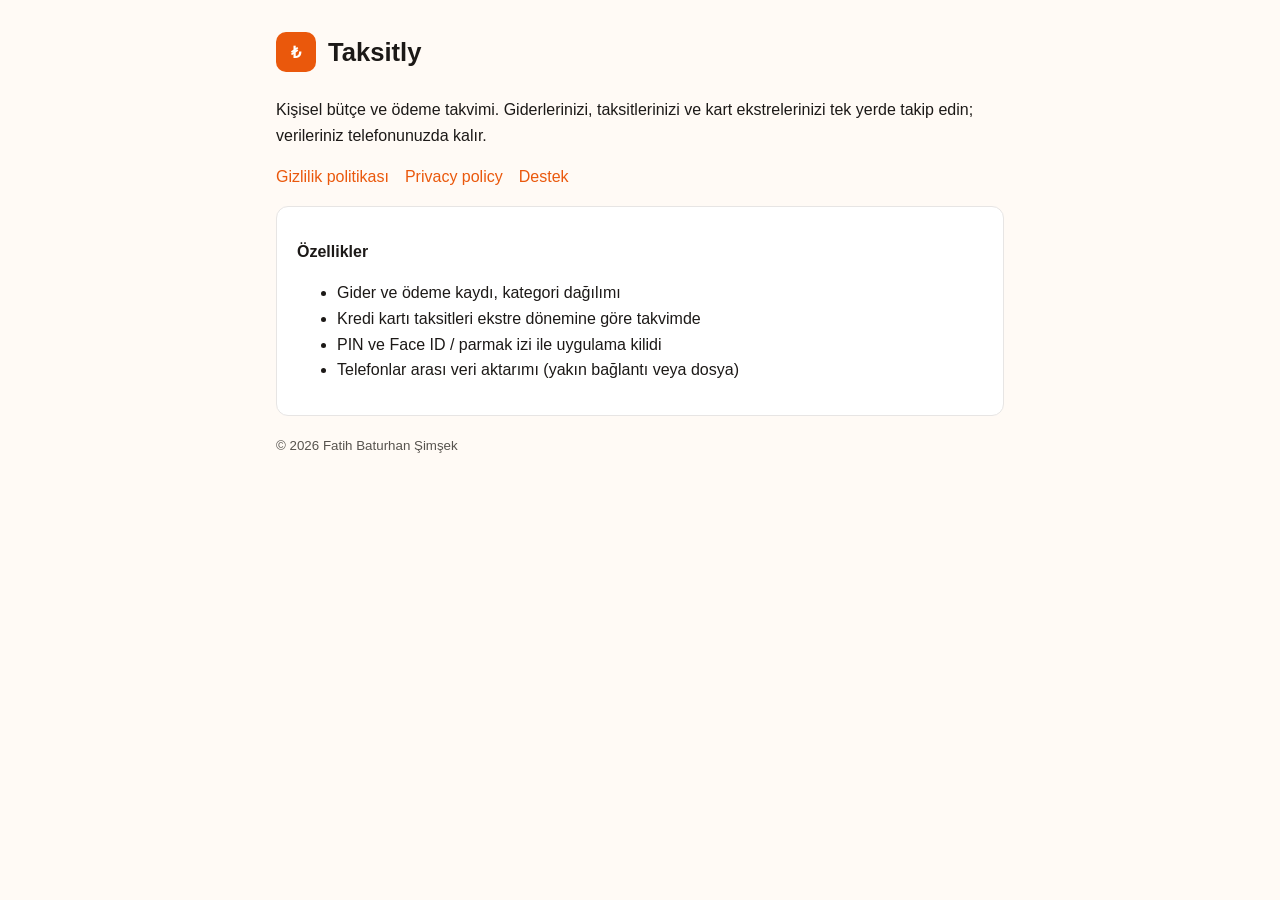
<file: index.html>
<!doctype html>
<html lang="tr">
<head>
<meta charset="utf-8">
<meta name="viewport" content="width=device-width, initial-scale=1">
<title>Taksitly</title>
<link rel="stylesheet" href="style.css">
</head>
<body>
<main>
<header><div class="logo">₺</div><h1>Taksitly</h1></header>
<p>Kişisel bütçe ve ödeme takvimi. Giderlerinizi, taksitlerinizi ve kart ekstrelerinizi tek yerde takip edin; verileriniz telefonunuzda kalır.</p>
<nav><a href="gizlilik.html">Gizlilik politikası</a><a href="gizlilik.html#en">Privacy policy</a><a href="mailto:fatihbaturhan.simsek@gmail.com">Destek</a></nav>
<div class="card">
<p><strong>Özellikler</strong></p>
<ul>
<li>Gider ve ödeme kaydı, kategori dağılımı</li>
<li>Kredi kartı taksitleri ekstre dönemine göre takvimde</li>
<li>PIN ve Face ID / parmak izi ile uygulama kilidi</li>
<li>Telefonlar arası veri aktarımı (yakın bağlantı veya dosya)</li>
</ul>
</div>
<p class="muted"><small>© 2026 Fatih Baturhan Şimşek</small></p>
</main>
</body>
</html>
</file>
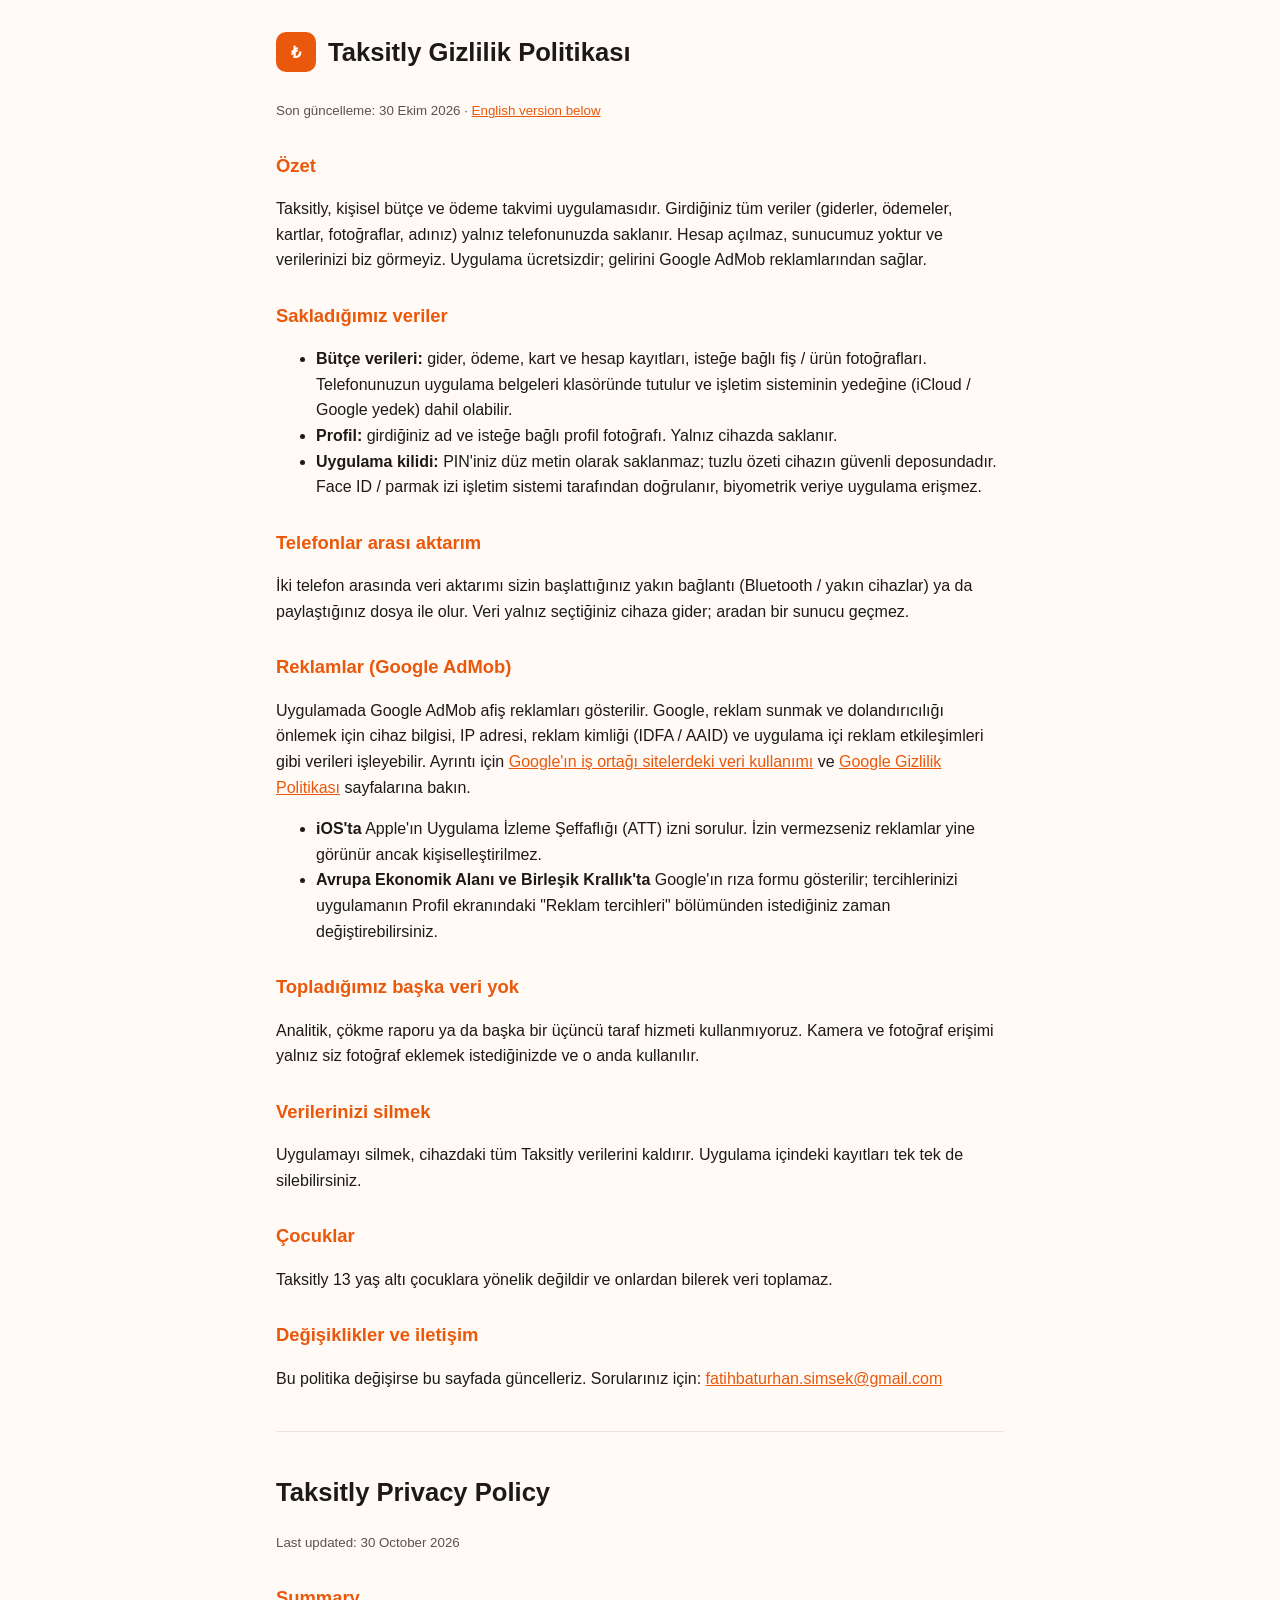
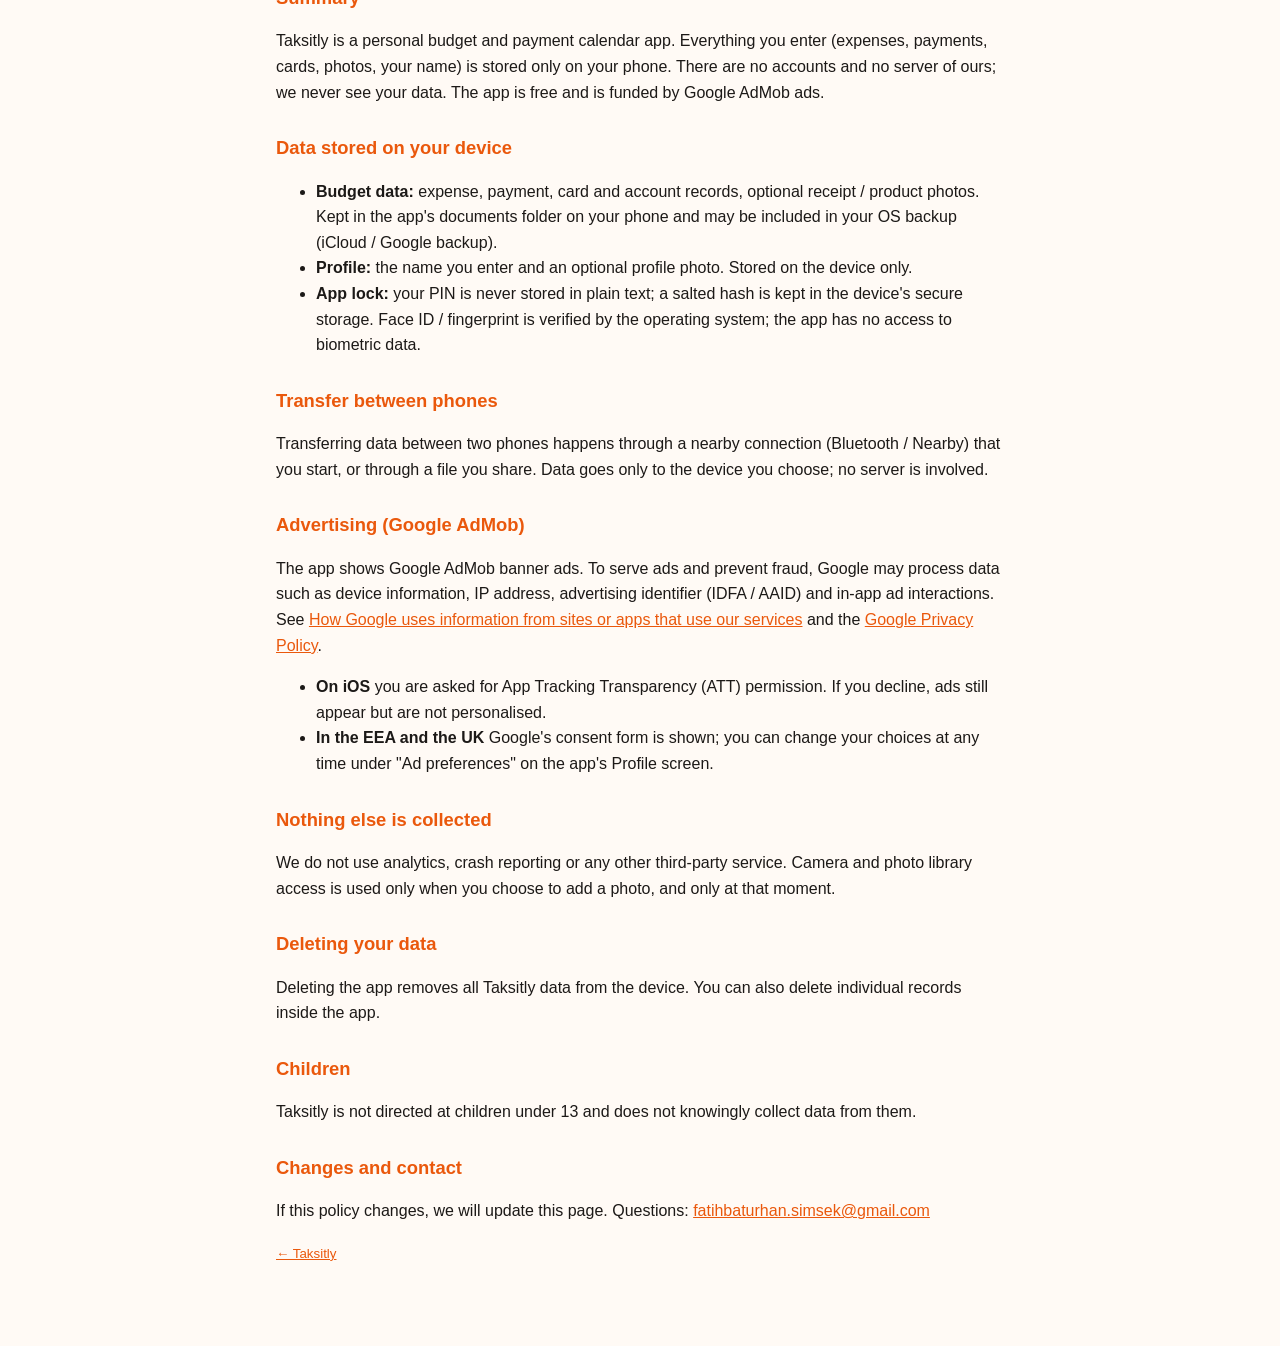
<file: gizlilik.html>
<!doctype html>
<html lang="tr">
<head>
<meta charset="utf-8">
<meta name="viewport" content="width=device-width, initial-scale=1">
<title>Taksitly Gizlilik Politikası</title>
<link rel="stylesheet" href="style.css">
</head>
<body>
<main>
<header><div class="logo">₺</div><h1>Taksitly Gizlilik Politikası</h1></header>
<p class="muted"><small>Son güncelleme: 30 Ekim 2026 · <a href="#en">English version below</a></small></p>

<h2>Özet</h2>
<p>Taksitly, kişisel bütçe ve ödeme takvimi uygulamasıdır. Girdiğiniz tüm veriler (giderler, ödemeler, kartlar, fotoğraflar, adınız) yalnız telefonunuzda saklanır. Hesap açılmaz, sunucumuz yoktur ve verilerinizi biz görmeyiz. Uygulama ücretsizdir; gelirini Google AdMob reklamlarından sağlar.</p>

<h2>Sakladığımız veriler</h2>
<ul>
<li><strong>Bütçe verileri:</strong> gider, ödeme, kart ve hesap kayıtları, isteğe bağlı fiş / ürün fotoğrafları. Telefonunuzun uygulama belgeleri klasöründe tutulur ve işletim sisteminin yedeğine (iCloud / Google yedek) dahil olabilir.</li>
<li><strong>Profil:</strong> girdiğiniz ad ve isteğe bağlı profil fotoğrafı. Yalnız cihazda saklanır.</li>
<li><strong>Uygulama kilidi:</strong> PIN'iniz düz metin olarak saklanmaz; tuzlu özeti cihazın güvenli deposundadır. Face ID / parmak izi işletim sistemi tarafından doğrulanır, biyometrik veriye uygulama erişmez.</li>
</ul>

<h2>Telefonlar arası aktarım</h2>
<p>İki telefon arasında veri aktarımı sizin başlattığınız yakın bağlantı (Bluetooth / yakın cihazlar) ya da paylaştığınız dosya ile olur. Veri yalnız seçtiğiniz cihaza gider; aradan bir sunucu geçmez.</p>

<h2>Reklamlar (Google AdMob)</h2>
<p>Uygulamada Google AdMob afiş reklamları gösterilir. Google, reklam sunmak ve dolandırıcılığı önlemek için cihaz bilgisi, IP adresi, reklam kimliği (IDFA / AAID) ve uygulama içi reklam etkileşimleri gibi verileri işleyebilir. Ayrıntı için <a href="https://policies.google.com/technologies/partner-sites">Google'ın iş ortağı sitelerdeki veri kullanımı</a> ve <a href="https://policies.google.com/privacy">Google Gizlilik Politikası</a> sayfalarına bakın.</p>
<ul>
<li><strong>iOS'ta</strong> Apple'ın Uygulama İzleme Şeffaflığı (ATT) izni sorulur. İzin vermezseniz reklamlar yine görünür ancak kişiselleştirilmez.</li>
<li><strong>Avrupa Ekonomik Alanı ve Birleşik Krallık'ta</strong> Google'ın rıza formu gösterilir; tercihlerinizi uygulamanın Profil ekranındaki "Reklam tercihleri" bölümünden istediğiniz zaman değiştirebilirsiniz.</li>
</ul>

<h2>Topladığımız başka veri yok</h2>
<p>Analitik, çökme raporu ya da başka bir üçüncü taraf hizmeti kullanmıyoruz. Kamera ve fotoğraf erişimi yalnız siz fotoğraf eklemek istediğinizde ve o anda kullanılır.</p>

<h2>Verilerinizi silmek</h2>
<p>Uygulamayı silmek, cihazdaki tüm Taksitly verilerini kaldırır. Uygulama içindeki kayıtları tek tek de silebilirsiniz.</p>

<h2>Çocuklar</h2>
<p>Taksitly 13 yaş altı çocuklara yönelik değildir ve onlardan bilerek veri toplamaz.</p>

<h2>Değişiklikler ve iletişim</h2>
<p>Bu politika değişirse bu sayfada güncelleriz. Sorularınız için: <a href="mailto:fatihbaturhan.simsek@gmail.com">fatihbaturhan.simsek@gmail.com</a></p>

<hr>
<section id="en" lang="en">
<h1>Taksitly Privacy Policy</h1>
<p class="muted"><small>Last updated: 30 October 2026</small></p>

<h2>Summary</h2>
<p>Taksitly is a personal budget and payment calendar app. Everything you enter (expenses, payments, cards, photos, your name) is stored only on your phone. There are no accounts and no server of ours; we never see your data. The app is free and is funded by Google AdMob ads.</p>

<h2>Data stored on your device</h2>
<ul>
<li><strong>Budget data:</strong> expense, payment, card and account records, optional receipt / product photos. Kept in the app's documents folder on your phone and may be included in your OS backup (iCloud / Google backup).</li>
<li><strong>Profile:</strong> the name you enter and an optional profile photo. Stored on the device only.</li>
<li><strong>App lock:</strong> your PIN is never stored in plain text; a salted hash is kept in the device's secure storage. Face ID / fingerprint is verified by the operating system; the app has no access to biometric data.</li>
</ul>

<h2>Transfer between phones</h2>
<p>Transferring data between two phones happens through a nearby connection (Bluetooth / Nearby) that you start, or through a file you share. Data goes only to the device you choose; no server is involved.</p>

<h2>Advertising (Google AdMob)</h2>
<p>The app shows Google AdMob banner ads. To serve ads and prevent fraud, Google may process data such as device information, IP address, advertising identifier (IDFA / AAID) and in-app ad interactions. See <a href="https://policies.google.com/technologies/partner-sites">How Google uses information from sites or apps that use our services</a> and the <a href="https://policies.google.com/privacy">Google Privacy Policy</a>.</p>
<ul>
<li><strong>On iOS</strong> you are asked for App Tracking Transparency (ATT) permission. If you decline, ads still appear but are not personalised.</li>
<li><strong>In the EEA and the UK</strong> Google's consent form is shown; you can change your choices at any time under "Ad preferences" on the app's Profile screen.</li>
</ul>

<h2>Nothing else is collected</h2>
<p>We do not use analytics, crash reporting or any other third-party service. Camera and photo library access is used only when you choose to add a photo, and only at that moment.</p>

<h2>Deleting your data</h2>
<p>Deleting the app removes all Taksitly data from the device. You can also delete individual records inside the app.</p>

<h2>Children</h2>
<p>Taksitly is not directed at children under 13 and does not knowingly collect data from them.</p>

<h2>Changes and contact</h2>
<p>If this policy changes, we will update this page. Questions: <a href="mailto:fatihbaturhan.simsek@gmail.com">fatihbaturhan.simsek@gmail.com</a></p>
</section>
<p class="muted"><small><a href="index.html">← Taksitly</a></small></p>
</main>
</body>
</html>
</file>
<file: style.css>
:root{--bg:#fffaf5;--fg:#1c1917;--muted:#57534e;--accent:#ea580c;--card:#fff;--line:#e7e5e4}
@media(prefers-color-scheme:dark){:root{--bg:#1c1917;--fg:#fafaf9;--muted:#a8a29e;--accent:#fb923c;--card:#292524;--line:#44403c}}
*{box-sizing:border-box}body{margin:0;background:var(--bg);color:var(--fg);font:16px/1.6 -apple-system,BlinkMacSystemFont,"Segoe UI",Roboto,sans-serif}
main{max-width:760px;margin:0 auto;padding:32px 16px 64px}header{display:flex;align-items:center;gap:12px;margin-bottom:24px}
header .logo{width:40px;height:40px;border-radius:10px;background:var(--accent);color:#fff;display:grid;place-items:center;font-weight:700}
h1{font-size:1.6rem;margin:0}h2{font-size:1.15rem;margin:28px 0 8px;color:var(--accent)}p,li{color:var(--fg)}small,.muted{color:var(--muted)}
nav a{color:var(--accent);text-decoration:none;margin-right:16px}.card{background:var(--card);border:1px solid var(--line);border-radius:12px;padding:16px 20px;margin:16px 0}
hr{border:0;border-top:1px solid var(--line);margin:40px 0}a{color:var(--accent)}
</file>
